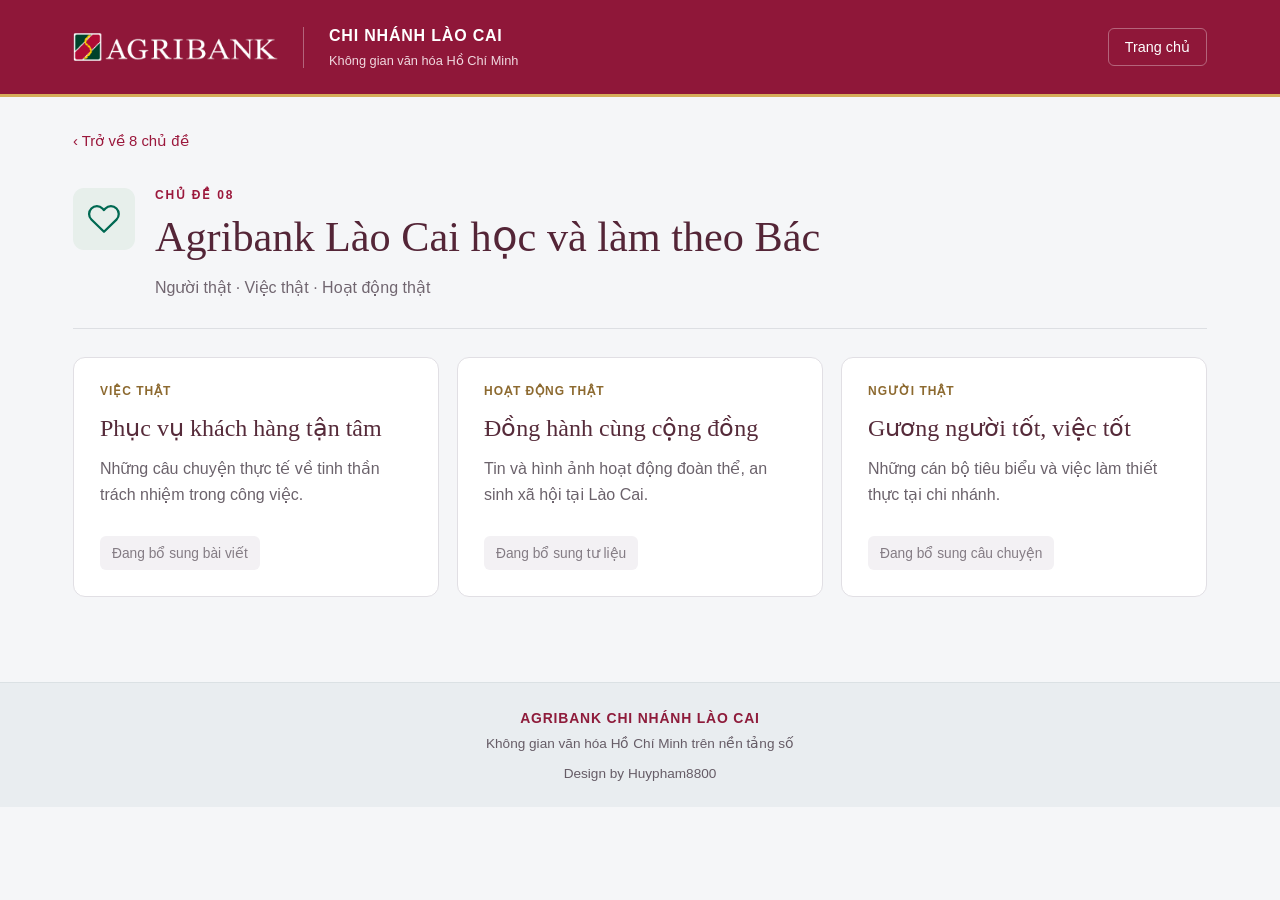
<file: agribank.html>
<!doctype html><html lang="vi"><head><meta charset="utf-8"><meta name="viewport" content="width=device-width,initial-scale=1"><meta name="theme-color" content="#9b183c"><title>Agribank Lào Cai học và làm theo Bác | Agribank Lào Cai</title><meta name="description" content="Không gian văn hóa Hồ Chí Minh – Agribank Chi nhánh Lào Cai"><link rel="icon" href="[data-uri]"><link rel="stylesheet" href="style.css"></head><body><header><div class="shell brandbar"><a href="index.html" class="brand" aria-label="Trang chủ Agribank Lào Cai"><img src="[data-uri]" alt="Agribank"><span>CHI NHÁNH LÀO CAI<small>Không gian văn hóa Hồ Chí Minh</small></span></a><a class="home-link" href="index.html">Trang chủ</a></div></header><main class="shell detail"><a class="back" href="index.html">‹ Trở về 8 chủ đề</a><div class="topic-heading"><span class="topic-icon"><svg viewBox="0 0 24 24" fill="none" stroke="currentColor" stroke-width="1.6" stroke-linecap="round" stroke-linejoin="round" aria-hidden="true"><path d="M20.8 4.6a5.5 5.5 0 0 0-7.8 0L12 5.7l-1.1-1.1a5.5 5.5 0 0 0-7.8 7.8L12 21l8.8-8.6a5.5 5.5 0 0 0 0-7.8"/></svg></span><div><span class="eyebrow">CHỦ ĐỀ 08</span><h1>Agribank Lào Cai học và làm theo Bác</h1><p>Người thật · Việc thật · Hoạt động thật</p></div></div><div class="topic-content"><div class="cards"><article class="card"><span class="type">Việc thật</span><h3>Phục vụ khách hàng tận tâm</h3><p>Những câu chuyện thực tế về tinh thần trách nhiệm trong công việc.</p><span class="pending">Đang bổ sung bài viết</span></article><article class="card"><span class="type">Hoạt động thật</span><h3>Đồng hành cùng cộng đồng</h3><p>Tin và hình ảnh hoạt động đoàn thể, an sinh xã hội tại Lào Cai.</p><span class="pending">Đang bổ sung tư liệu</span></article><article class="card"><span class="type">Người thật</span><h3>Gương người tốt, việc tốt</h3><p>Những cán bộ tiêu biểu và việc làm thiết thực tại chi nhánh.</p><span class="pending">Đang bổ sung câu chuyện</span></article></div></div></main><footer><div class="shell"><strong>AGRIBANK CHI NHÁNH LÀO CAI</strong><p>Không gian văn hóa Hồ Chí Minh trên nền tảng số</p><p class="design-credit">Design by Huypham8800</p></div></footer></body></html>
</file>
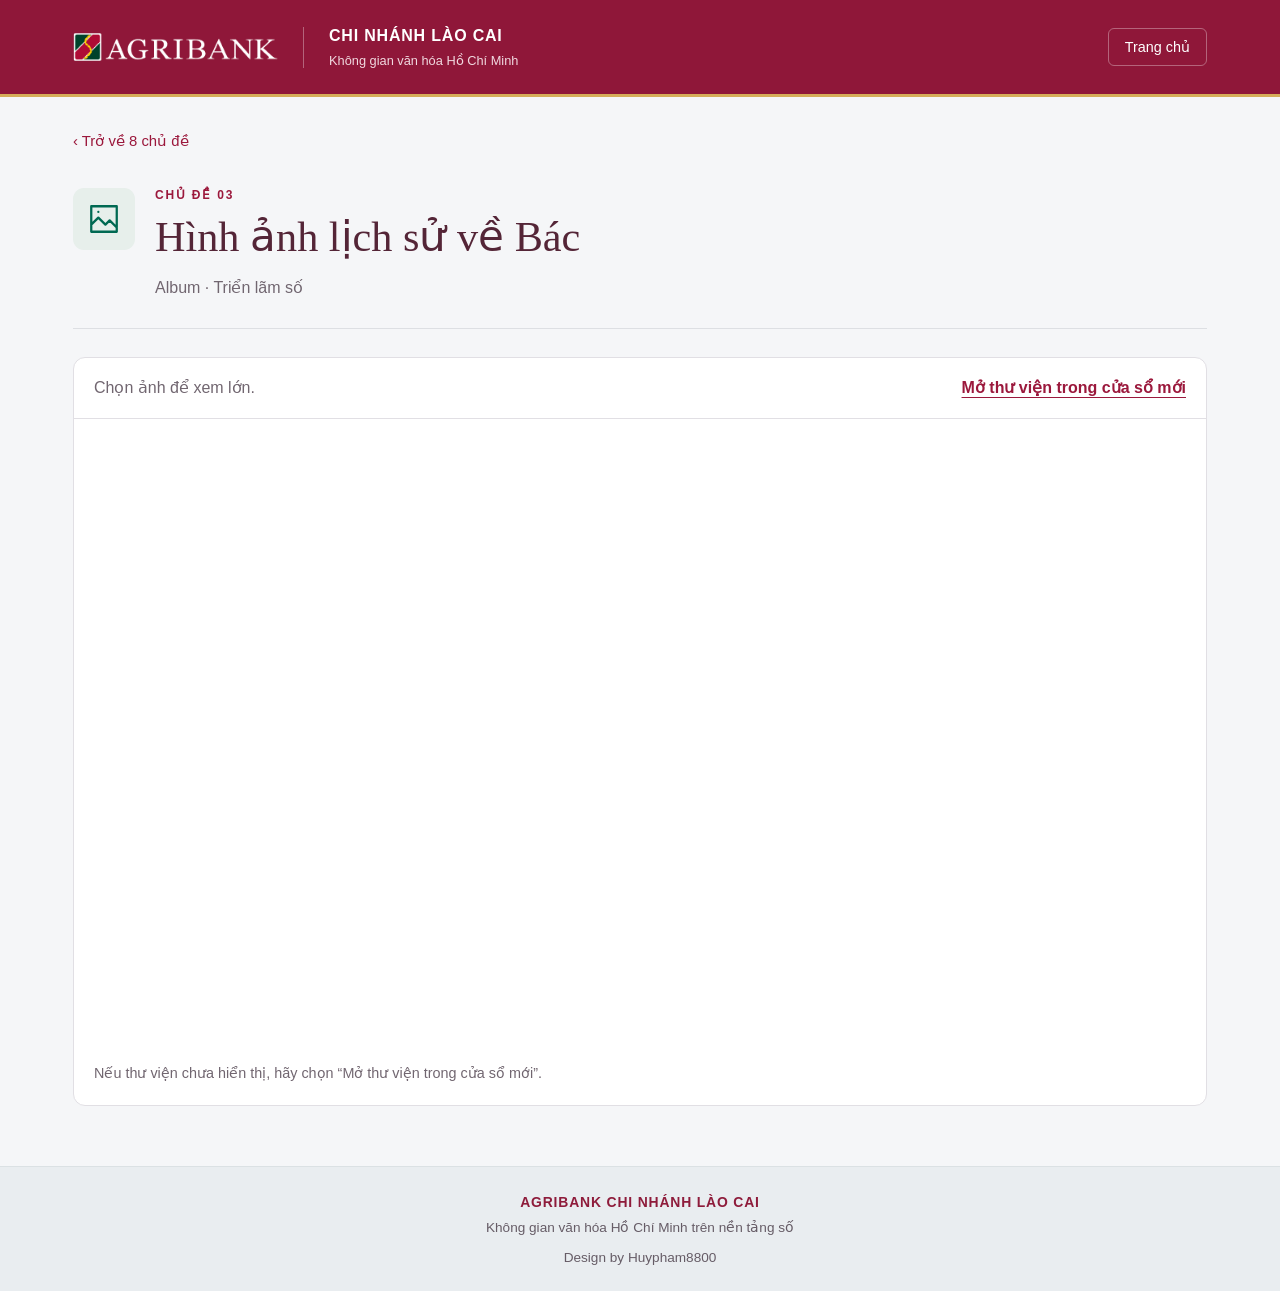
<file: hinh-anh.html>
<!doctype html><html lang="vi"><head><meta charset="utf-8"><meta name="viewport" content="width=device-width,initial-scale=1"><meta name="theme-color" content="#9b183c"><title>Hình ảnh lịch sử về Bác | Agribank Lào Cai</title><meta name="description" content="Không gian văn hóa Hồ Chí Minh – Agribank Chi nhánh Lào Cai"><link rel="icon" href="[data-uri]"><link rel="stylesheet" href="style.css"></head><body><header><div class="shell brandbar"><a href="index.html" class="brand" aria-label="Trang chủ Agribank Lào Cai"><img src="[data-uri]" alt="Agribank"><span>CHI NHÁNH LÀO CAI<small>Không gian văn hóa Hồ Chí Minh</small></span></a><a class="home-link" href="index.html">Trang chủ</a></div></header><main class="shell detail"><a class="back" href="index.html">‹ Trở về 8 chủ đề</a><div class="topic-heading"><span class="topic-icon"><svg viewBox="0 0 24 24" fill="none" stroke="currentColor" stroke-width="1.6" stroke-linecap="round" stroke-linejoin="round" aria-hidden="true"><path d="M3 3h18v18H3z M3 16l5-5 5 5 3-3 5 5 M8 7h.01"/></svg></span><div><span class="eyebrow">CHỦ ĐỀ 03</span><h1>Hình ảnh lịch sử về Bác</h1><p>Album · Triển lãm số</p></div></div><div class="topic-content"><section class="drive-library" aria-label="Hình ảnh lịch sử về Bác"><div class="drive-toolbar"><p>Chọn ảnh để xem lớn.</p><a href="https://drive.google.com/drive/folders/1wEp3N-6nSTZ8neH_YD-6wLizJUbjHRg8" target="_blank" rel="noopener noreferrer">Mở thư viện trong cửa sổ mới</a></div><iframe class="drive-frame" src="https://drive.google.com/embeddedfolderview?id=1wEp3N-6nSTZ8neH_YD-6wLizJUbjHRg8#grid" title="Hình ảnh lịch sử về Bác" loading="lazy" referrerpolicy="strict-origin-when-cross-origin" allowfullscreen></iframe><p class="drive-help">Nếu thư viện chưa hiển thị, hãy chọn “Mở thư viện trong cửa sổ mới”.</p></section></div></main><footer><div class="shell"><strong>AGRIBANK CHI NHÁNH LÀO CAI</strong><p>Không gian văn hóa Hồ Chí Minh trên nền tảng số</p><p class="design-credit">Design by Huypham8800</p></div></footer></body></html>
</file>
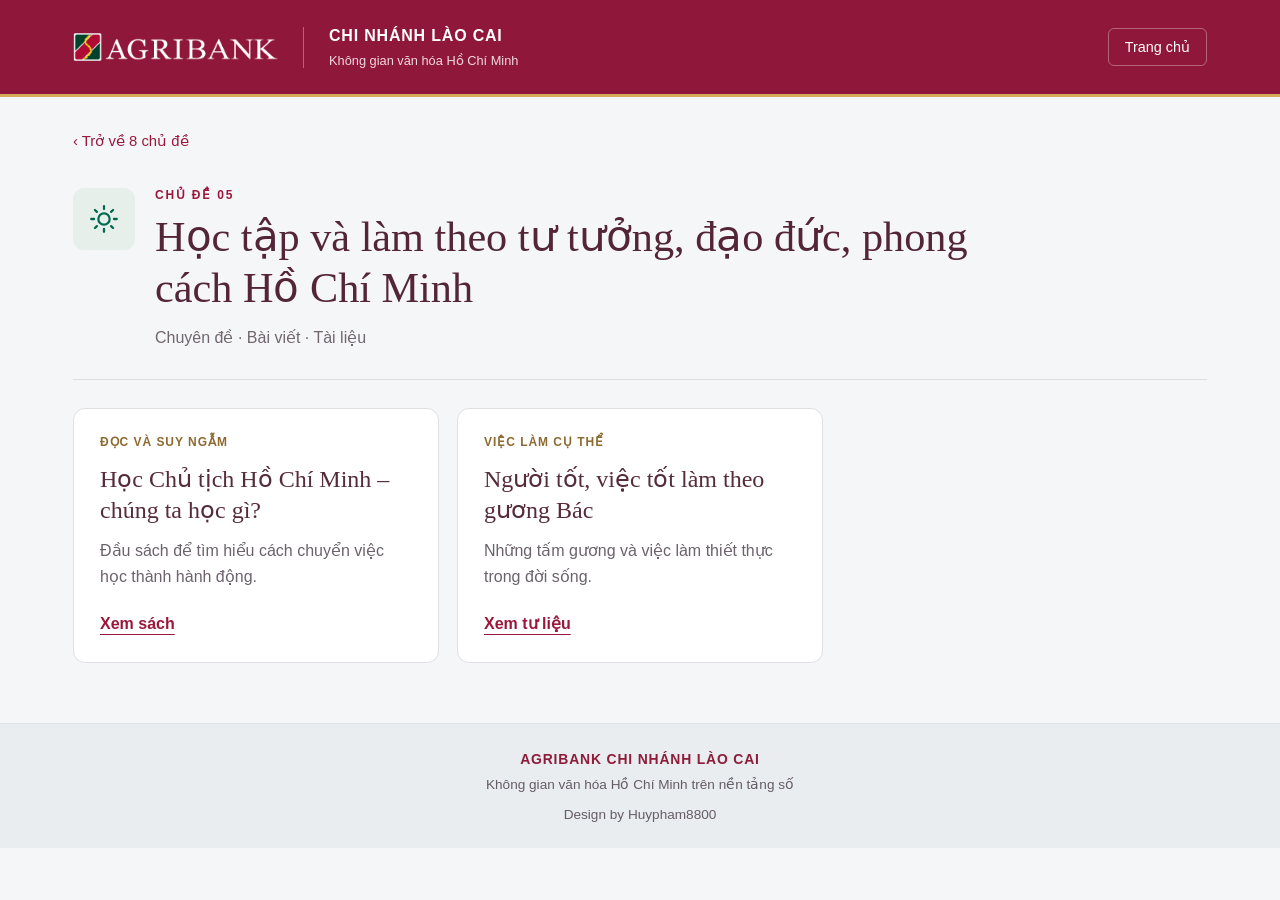
<file: hoc-tap.html>
<!doctype html><html lang="vi"><head><meta charset="utf-8"><meta name="viewport" content="width=device-width,initial-scale=1"><meta name="theme-color" content="#9b183c"><title>Học tập và làm theo tư tưởng, đạo đức, phong cách Hồ Chí Minh | Agribank Lào Cai</title><meta name="description" content="Không gian văn hóa Hồ Chí Minh – Agribank Chi nhánh Lào Cai"><link rel="icon" href="[data-uri]"><link rel="stylesheet" href="style.css"></head><body><header><div class="shell brandbar"><a href="index.html" class="brand" aria-label="Trang chủ Agribank Lào Cai"><img src="[data-uri]" alt="Agribank"><span>CHI NHÁNH LÀO CAI<small>Không gian văn hóa Hồ Chí Minh</small></span></a><a class="home-link" href="index.html">Trang chủ</a></div></header><main class="shell detail"><a class="back" href="index.html">‹ Trở về 8 chủ đề</a><div class="topic-heading"><span class="topic-icon"><svg viewBox="0 0 24 24" fill="none" stroke="currentColor" stroke-width="1.6" stroke-linecap="round" stroke-linejoin="round" aria-hidden="true"><path d="M12 3v2m0 14v2M3 12h2m14 0h2M5.6 5.6L7 7m10 10 1.4 1.4M5.6 18.4 7 17M17 7l1.4-1.4 M16 12a4 4 0 1 1-8 0 4 4 0 0 1 8 0"/></svg></span><div><span class="eyebrow">CHỦ ĐỀ 05</span><h1>Học tập và làm theo tư tưởng, đạo đức, phong cách Hồ Chí Minh</h1><p>Chuyên đề · Bài viết · Tài liệu</p></div></div><div class="topic-content"><div class="cards"><article class="card"><span class="type">Đọc và suy ngẫm</span><h3>Học Chủ tịch Hồ Chí Minh – chúng ta học gì?</h3><p>Đầu sách để tìm hiểu cách chuyển việc học thành hành động.</p><a href="https://hochiminh.vn/book/tac-pham-ve-ho-chi-minh/tac-pham-trong-nuoc/hoc-chu-tich-ho-chi-minh-chung-ta-hoc-gi-299" target="_blank" rel="noopener noreferrer">Xem sách</a></article><article class="card"><span class="type">Việc làm cụ thể</span><h3>Người tốt, việc tốt làm theo gương Bác</h3><p>Những tấm gương và việc làm thiết thực trong đời sống.</p><a href="https://hochiminh.vn/book/tac-pham-ve-ho-chi-minh/tac-pham-trong-nuoc/nguoi-tot-viec-tot-lam-theo-guong-bac-416" target="_blank" rel="noopener noreferrer">Xem tư liệu</a></article></div></div></main><footer><div class="shell"><strong>AGRIBANK CHI NHÁNH LÀO CAI</strong><p>Không gian văn hóa Hồ Chí Minh trên nền tảng số</p><p class="design-credit">Design by Huypham8800</p></div></footer></body></html>
</file>
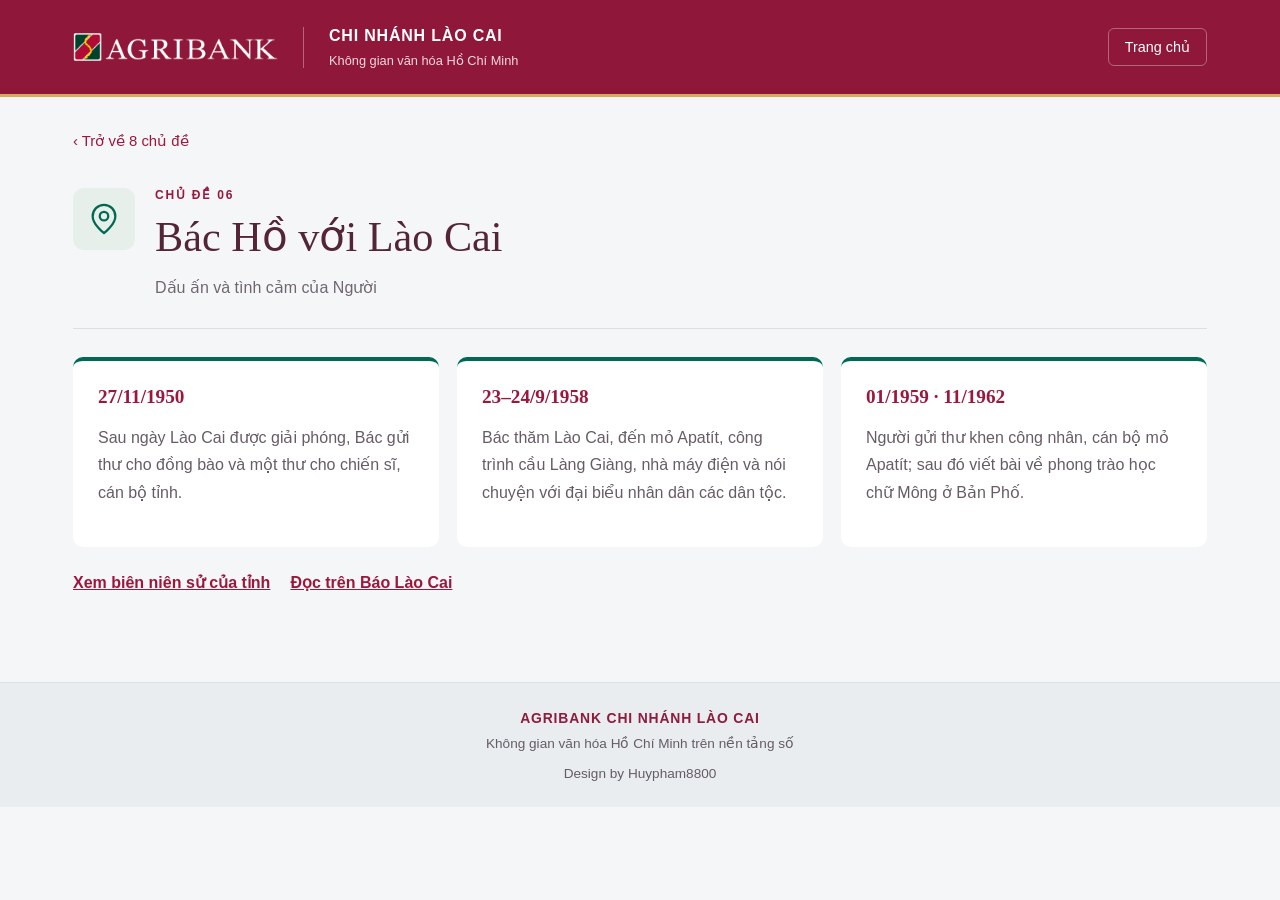
<file: lao-cai.html>
<!doctype html><html lang="vi"><head><meta charset="utf-8"><meta name="viewport" content="width=device-width,initial-scale=1"><meta name="theme-color" content="#9b183c"><title>Bác Hồ với Lào Cai | Agribank Lào Cai</title><meta name="description" content="Không gian văn hóa Hồ Chí Minh – Agribank Chi nhánh Lào Cai"><link rel="icon" href="[data-uri]"><link rel="stylesheet" href="style.css"></head><body><header><div class="shell brandbar"><a href="index.html" class="brand" aria-label="Trang chủ Agribank Lào Cai"><img src="[data-uri]" alt="Agribank"><span>CHI NHÁNH LÀO CAI<small>Không gian văn hóa Hồ Chí Minh</small></span></a><a class="home-link" href="index.html">Trang chủ</a></div></header><main class="shell detail"><a class="back" href="index.html">‹ Trở về 8 chủ đề</a><div class="topic-heading"><span class="topic-icon"><svg viewBox="0 0 24 24" fill="none" stroke="currentColor" stroke-width="1.6" stroke-linecap="round" stroke-linejoin="round" aria-hidden="true"><path d="M20 10c0 6-8 12-8 12S4 16 4 10a8 8 0 1 1 16 0 M15 10a3 3 0 1 1-6 0 3 3 0 0 1 6 0"/></svg></span><div><span class="eyebrow">CHỦ ĐỀ 06</span><h1>Bác Hồ với Lào Cai</h1><p>Dấu ấn và tình cảm của Người</p></div></div><div class="topic-content"><div class="timeline"><div class="moment"><strong>27/11/1950</strong><p>Sau ngày Lào Cai được giải phóng, Bác gửi thư cho đồng bào và một thư cho chiến sĩ, cán bộ tỉnh.</p></div><div class="moment"><strong>23–24/9/1958</strong><p>Bác thăm Lào Cai, đến mỏ Apatít, công trình cầu Làng Giàng, nhà máy điện và nói chuyện với đại biểu nhân dân các dân tộc.</p></div><div class="moment"><strong>01/1959 · 11/1962</strong><p>Người gửi thư khen công nhân, cán bộ mỏ Apatít; sau đó viết bài về phong trào học chữ Mông ở Bản Phố.</p></div></div><div class="source-links"><a href="https://www.doingoailaocai.vn/vi/bai-viet/8652" target="_blank" rel="noopener noreferrer">Xem biên niên sử của tỉnh</a><a href="https://baolaocai.vn/nhan-dan-cac-dan-toc-lao-cai-trong-trai-tim-bac-ho-post230856.html" target="_blank" rel="noopener noreferrer">Đọc trên Báo Lào Cai</a></div></div></main><footer><div class="shell"><strong>AGRIBANK CHI NHÁNH LÀO CAI</strong><p>Không gian văn hóa Hồ Chí Minh trên nền tảng số</p><p class="design-credit">Design by Huypham8800</p></div></footer></body></html>
</file>
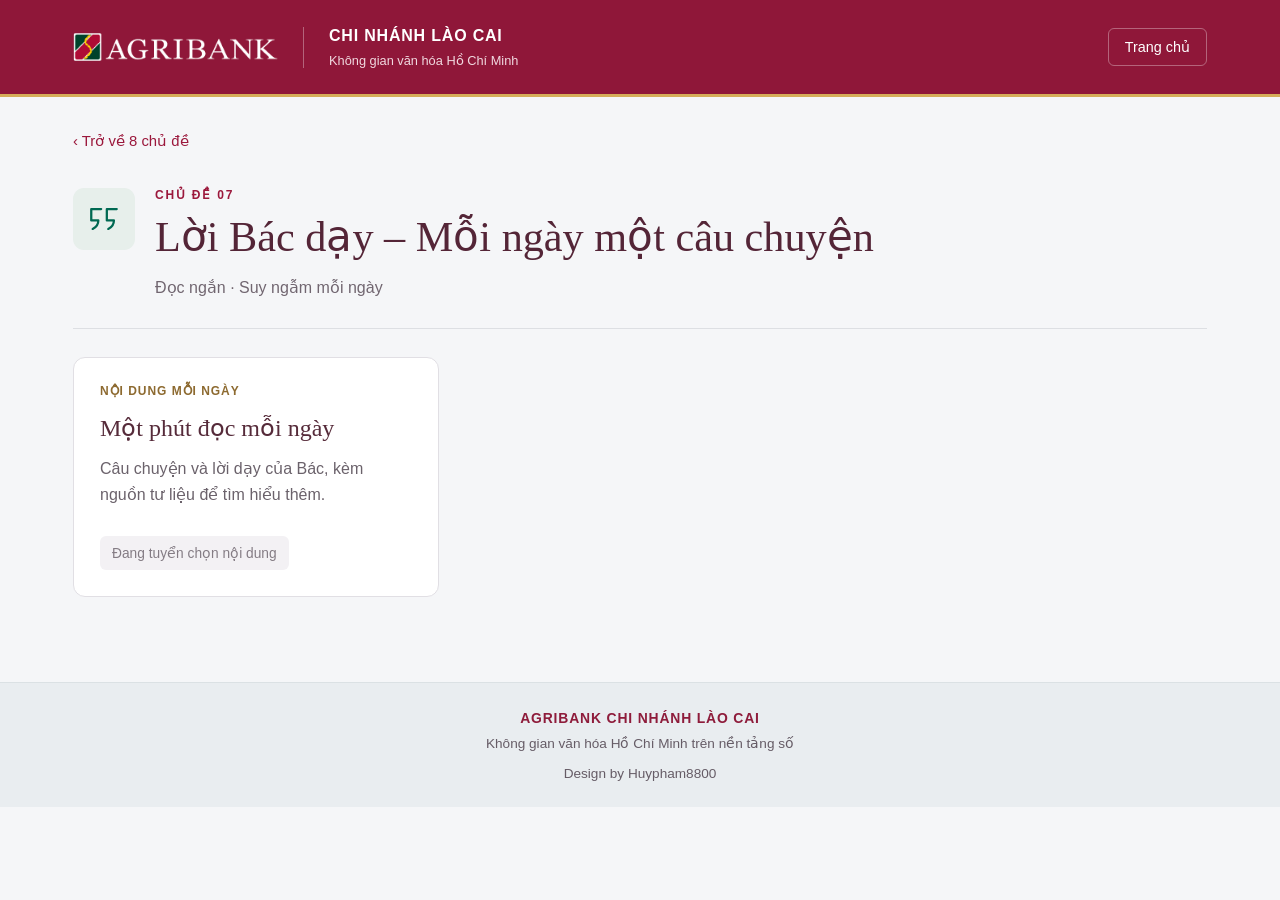
<file: loi-bac-day.html>
<!doctype html><html lang="vi"><head><meta charset="utf-8"><meta name="viewport" content="width=device-width,initial-scale=1"><meta name="theme-color" content="#9b183c"><title>Lời Bác dạy – Mỗi ngày một câu chuyện | Agribank Lào Cai</title><meta name="description" content="Không gian văn hóa Hồ Chí Minh – Agribank Chi nhánh Lào Cai"><link rel="icon" href="[data-uri]"><link rel="stylesheet" href="style.css"></head><body><header><div class="shell brandbar"><a href="index.html" class="brand" aria-label="Trang chủ Agribank Lào Cai"><img src="[data-uri]" alt="Agribank"><span>CHI NHÁNH LÀO CAI<small>Không gian văn hóa Hồ Chí Minh</small></span></a><a class="home-link" href="index.html">Trang chủ</a></div></header><main class="shell detail"><a class="back" href="index.html">‹ Trở về 8 chủ đề</a><div class="topic-heading"><span class="topic-icon"><svg viewBox="0 0 24 24" fill="none" stroke="currentColor" stroke-width="1.6" stroke-linecap="round" stroke-linejoin="round" aria-hidden="true"><path d="M10 5H3v8h5c0 3-2 5-4 6M21 5h-7v8h5c0 3-2 5-4 6"/></svg></span><div><span class="eyebrow">CHỦ ĐỀ 07</span><h1>Lời Bác dạy – Mỗi ngày một câu chuyện</h1><p>Đọc ngắn · Suy ngẫm mỗi ngày</p></div></div><div class="topic-content"><div class="cards"><article class="card"><span class="type">Nội dung mỗi ngày</span><h3>Một phút đọc mỗi ngày</h3><p>Câu chuyện và lời dạy của Bác, kèm nguồn tư liệu để tìm hiểu thêm.</p><span class="pending">Đang tuyển chọn nội dung</span></article></div></div></main><footer><div class="shell"><strong>AGRIBANK CHI NHÁNH LÀO CAI</strong><p>Không gian văn hóa Hồ Chí Minh trên nền tảng số</p><p class="design-credit">Design by Huypham8800</p></div></footer></body></html>
</file>
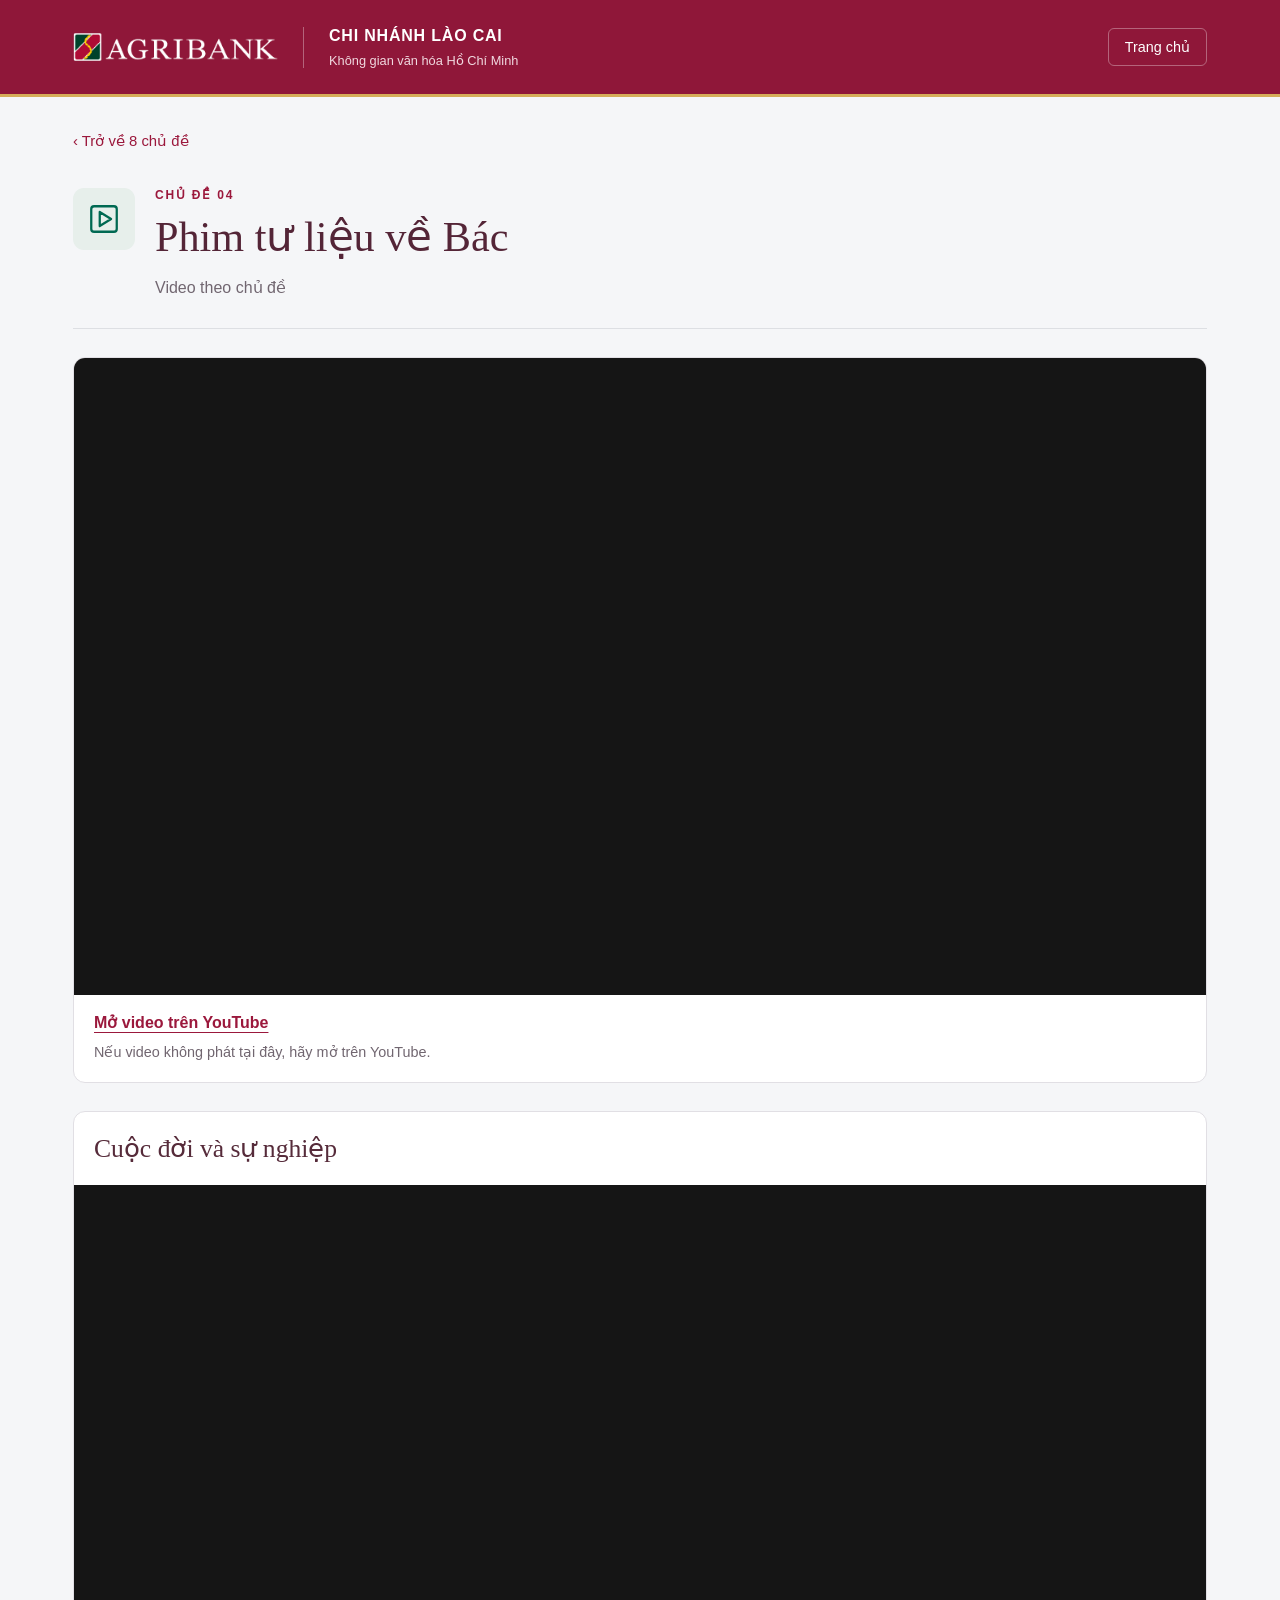
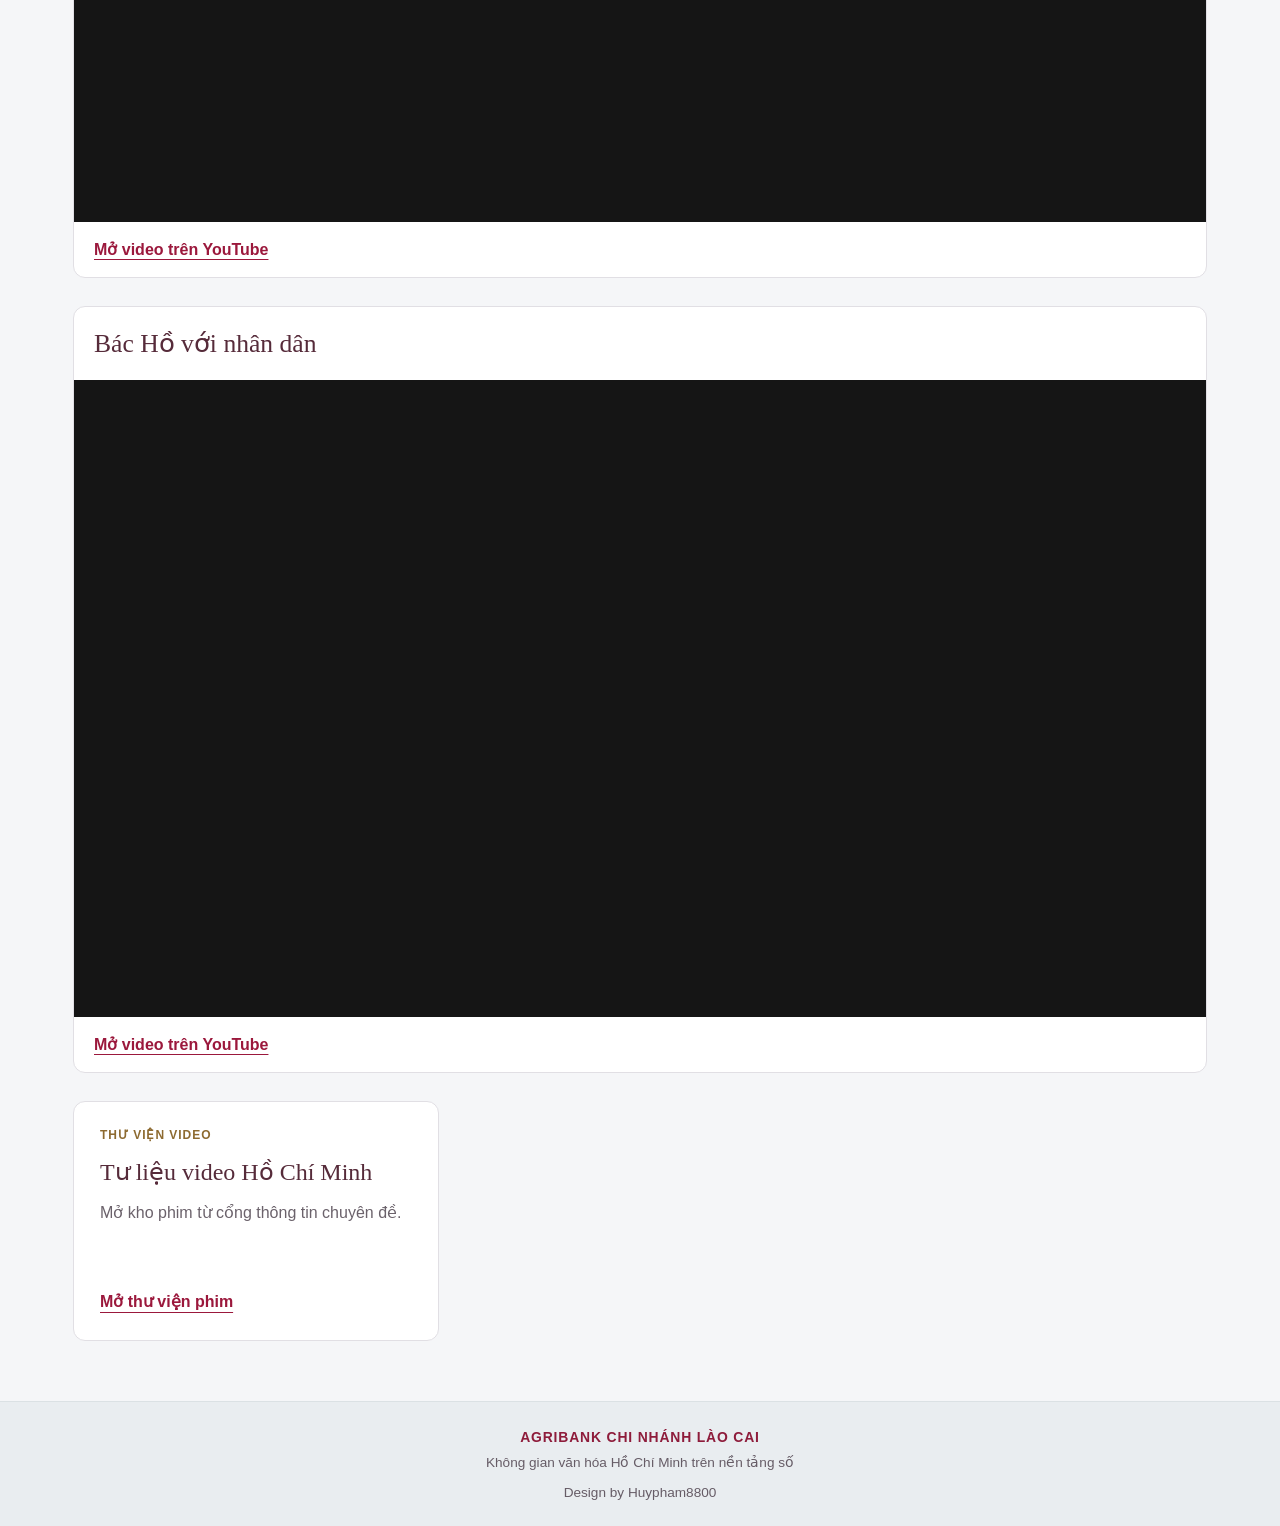
<file: phim.html>
<!doctype html><html lang="vi"><head><meta charset="utf-8"><meta name="viewport" content="width=device-width,initial-scale=1"><meta name="theme-color" content="#9b183c"><title>Phim tư liệu về Bác | Agribank Lào Cai</title><meta name="description" content="Không gian văn hóa Hồ Chí Minh – Agribank Chi nhánh Lào Cai"><link rel="icon" href="[data-uri]"><link rel="stylesheet" href="style.css"></head><body><header><div class="shell brandbar"><a href="index.html" class="brand" aria-label="Trang chủ Agribank Lào Cai"><img src="[data-uri]" alt="Agribank"><span>CHI NHÁNH LÀO CAI<small>Không gian văn hóa Hồ Chí Minh</small></span></a><a class="home-link" href="index.html">Trang chủ</a></div></header><main class="shell detail"><a class="back" href="index.html">‹ Trở về 8 chủ đề</a><div class="topic-heading"><span class="topic-icon"><svg viewBox="0 0 24 24" fill="none" stroke="currentColor" stroke-width="1.6" stroke-linecap="round" stroke-linejoin="round" aria-hidden="true"><path d="M5 3h14a2 2 0 0 1 2 2v14a2 2 0 0 1-2 2H5a2 2 0 0 1-2-2V5a2 2 0 0 1 2-2 M9 7l8 5-8 5z"/></svg></span><div><span class="eyebrow">CHỦ ĐỀ 04</span><h1>Phim tư liệu về Bác</h1><p>Video theo chủ đề</p></div></div><div class="topic-content"><section class="featured-film" aria-label="Video phim tư liệu về Bác"><div class="film-player"><iframe src="https://www.youtube-nocookie.com/embed/zBqBS9vMa8E" title="Phim tư liệu về Bác" allow="accelerometer; autoplay; clipboard-write; encrypted-media; gyroscope; picture-in-picture; web-share" referrerpolicy="strict-origin-when-cross-origin" allowfullscreen></iframe></div><div class="film-actions"><a href="https://youtu.be/zBqBS9vMa8E" target="_blank" rel="noopener noreferrer">Mở video trên YouTube</a><p>Nếu video không phát tại đây, hãy mở trên YouTube.</p></div></section><section class="featured-film" aria-label="Cuộc đời và sự nghiệp"><h2 class="film-heading">Cuộc đời và sự nghiệp</h2><div class="film-player"><iframe src="https://www.youtube-nocookie.com/embed/-s_XscJVB4Y" title="Cuộc đời và sự nghiệp" loading="lazy" allow="accelerometer; autoplay; clipboard-write; encrypted-media; gyroscope; picture-in-picture; web-share" referrerpolicy="strict-origin-when-cross-origin" allowfullscreen></iframe></div><div class="film-actions"><a href="https://youtu.be/-s_XscJVB4Y" target="_blank" rel="noopener noreferrer">Mở video trên YouTube</a></div></section><section class="featured-film" aria-label="Bác Hồ với nhân dân"><h2 class="film-heading">Bác Hồ với nhân dân</h2><div class="film-player"><iframe src="https://www.youtube-nocookie.com/embed/Q20QOSJkPHQ" title="Bác Hồ với nhân dân" loading="lazy" allow="accelerometer; autoplay; clipboard-write; encrypted-media; gyroscope; picture-in-picture; web-share" referrerpolicy="strict-origin-when-cross-origin" allowfullscreen></iframe></div><div class="film-actions"><a href="https://youtu.be/Q20QOSJkPHQ" target="_blank" rel="noopener noreferrer">Mở video trên YouTube</a></div></section><div class="cards"><article class="card"><span class="type">Thư viện video</span><h3>Tư liệu video Hồ Chí Minh</h3><p>Mở kho phim từ cổng thông tin chuyên đề.</p><a href="https://hochiminh.vn/tu-lieu-video" target="_blank" rel="noopener noreferrer">Mở thư viện phim</a></article></div></div></main><footer><div class="shell"><strong>AGRIBANK CHI NHÁNH LÀO CAI</strong><p>Không gian văn hóa Hồ Chí Minh trên nền tảng số</p><p class="design-credit">Design by Huypham8800</p></div></footer></body></html>
</file>
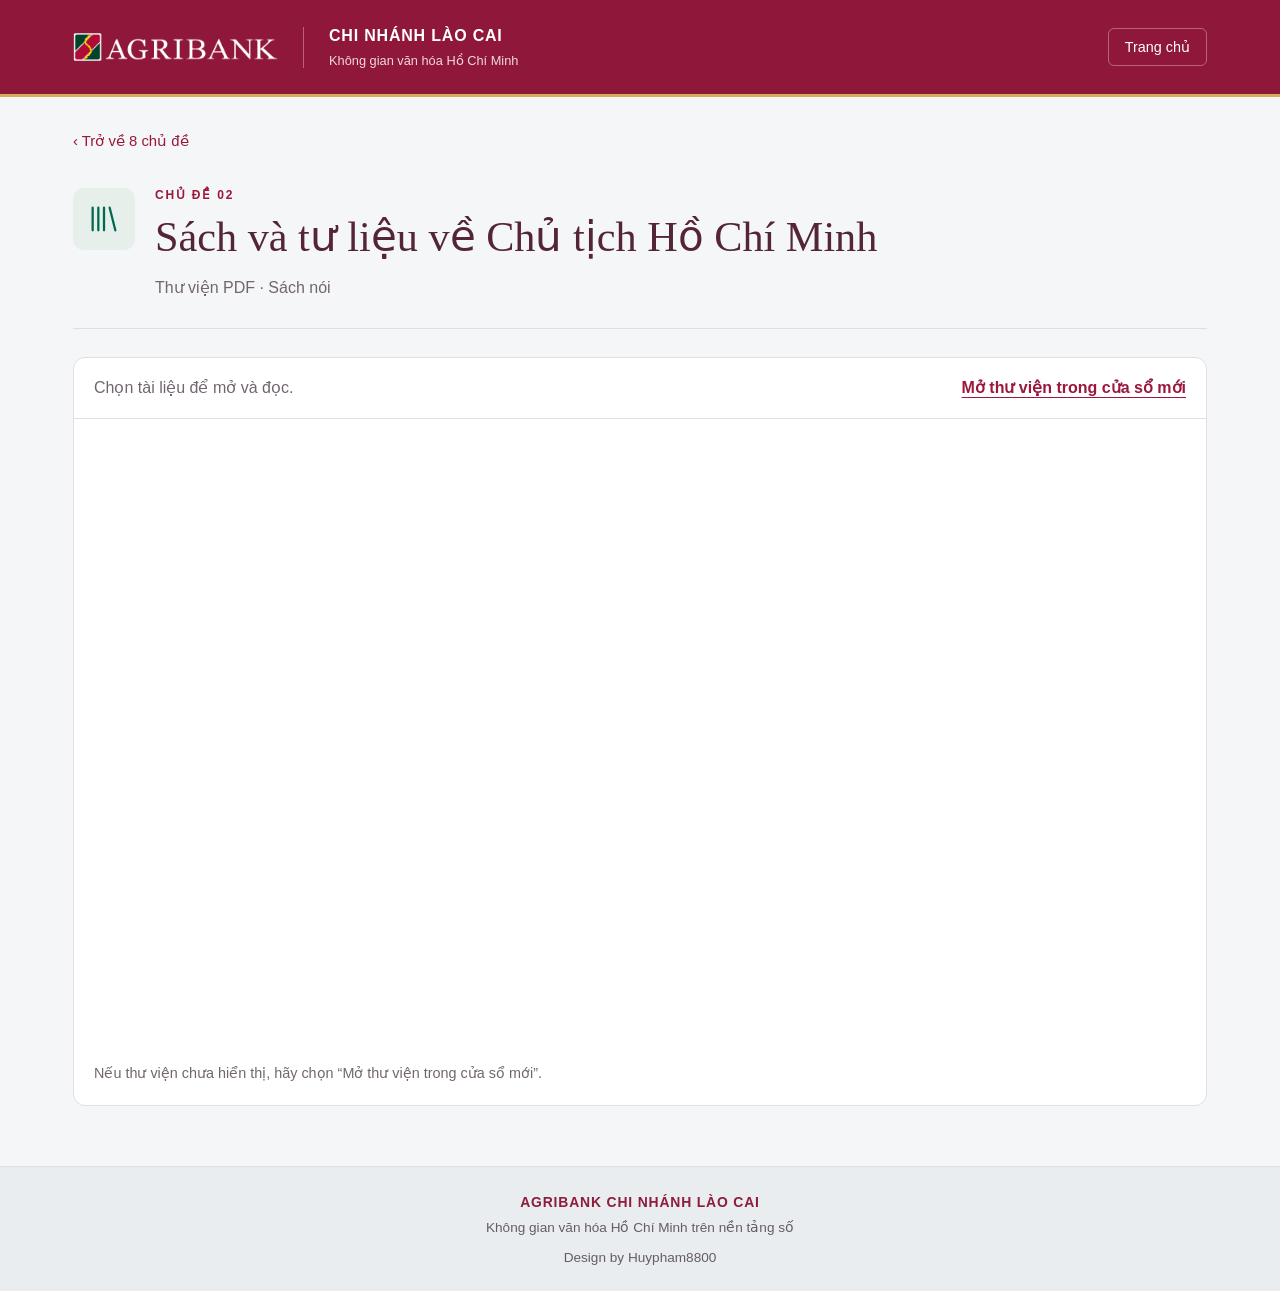
<file: sach.html>
<!doctype html><html lang="vi"><head><meta charset="utf-8"><meta name="viewport" content="width=device-width,initial-scale=1"><meta name="theme-color" content="#9b183c"><title>Sách và tư liệu về Chủ tịch Hồ Chí Minh | Agribank Lào Cai</title><meta name="description" content="Không gian văn hóa Hồ Chí Minh – Agribank Chi nhánh Lào Cai"><link rel="icon" href="[data-uri]"><link rel="stylesheet" href="style.css"></head><body><header><div class="shell brandbar"><a href="index.html" class="brand" aria-label="Trang chủ Agribank Lào Cai"><img src="[data-uri]" alt="Agribank"><span>CHI NHÁNH LÀO CAI<small>Không gian văn hóa Hồ Chí Minh</small></span></a><a class="home-link" href="index.html">Trang chủ</a></div></header><main class="shell detail"><a class="back" href="index.html">‹ Trở về 8 chủ đề</a><div class="topic-heading"><span class="topic-icon"><svg viewBox="0 0 24 24" fill="none" stroke="currentColor" stroke-width="1.6" stroke-linecap="round" stroke-linejoin="round" aria-hidden="true"><path d="M4 4v16M8 4v16M12 4v16M16 4l4 16"/></svg></span><div><span class="eyebrow">CHỦ ĐỀ 02</span><h1>Sách và tư liệu về Chủ tịch Hồ Chí Minh</h1><p>Thư viện PDF · Sách nói</p></div></div><div class="topic-content"><section class="drive-library" aria-label="Sách và tư liệu về Bác"><div class="drive-toolbar"><p>Chọn tài liệu để mở và đọc.</p><a href="https://drive.google.com/drive/folders/1p1gj0BsFYt_jbymzb3XIlEVAXp4TcO2m" target="_blank" rel="noopener noreferrer">Mở thư viện trong cửa sổ mới</a></div><iframe class="drive-frame" src="https://drive.google.com/embeddedfolderview?id=1p1gj0BsFYt_jbymzb3XIlEVAXp4TcO2m#grid" title="Sách và tư liệu về Bác" loading="lazy" referrerpolicy="strict-origin-when-cross-origin" allowfullscreen></iframe><p class="drive-help">Nếu thư viện chưa hiển thị, hãy chọn “Mở thư viện trong cửa sổ mới”.</p></section></div></main><footer><div class="shell"><strong>AGRIBANK CHI NHÁNH LÀO CAI</strong><p>Không gian văn hóa Hồ Chí Minh trên nền tảng số</p><p class="design-credit">Design by Huypham8800</p></div></footer></body></html>
</file>
<file: style.css>
:root{font-family:Arial,Helvetica,sans-serif;color:#2b2630;background:#f5f6f8;font-size:16px;--wine:#9b183c;--green:#006952;--gold:#d5ad59}*{box-sizing:border-box}body{margin:0}a{color:inherit}a:focus-visible{outline:3px solid #d5ad59;outline-offset:4px}img{max-width:100%}.shell{max-width:1190px;padding:0 28px;margin:auto}header{background:#8f1739;color:white;border-bottom:3px solid #d5ad59}.brandbar{min-height:94px;display:flex;align-items:center;justify-content:space-between;gap:22px}.brand{display:flex;align-items:center;gap:25px;text-decoration:none}.brand img{width:205px;height:61px;object-fit:contain}.brand>span{border-left:1px solid #ffffff55;padding-left:25px;font-size:1rem;font-weight:700;letter-spacing:.05em}.brand small{display:block;font-size:.8rem;font-weight:400;letter-spacing:0;margin-top:8px;color:#f1d9e0}.home-link{text-decoration:none;padding:10px 16px;border:1px solid #ffffff55;border-radius:6px;font-size:.9rem}.hero{height:335px;position:relative;overflow:hidden;background:#123c33}.hero-photo{position:absolute;width:100%;height:100%;object-fit:cover;object-position:center 22%}.hero-shade{position:absolute;inset:0;background:linear-gradient(90deg,#153e37fa 0%,#163e37e0 37%,#103f3570 66%,#113e3415 100%)}.hero-content{position:relative;color:white;padding-top:46px}.eyebrow{display:block;font-size:.75rem;font-weight:750;letter-spacing:.15em;color:var(--wine)}.hero .eyebrow{color:#f1d78f}.hero h1{font-size:1.1rem;letter-spacing:.12em;line-height:1.6;margin:16px 0 12px;font-weight:500}.hero h1 em{font-family:Georgia,'Times New Roman',serif;font-size:4.7rem;font-style:normal;letter-spacing:-.025em;line-height:1.1}.hero p{font-size:1rem;line-height:1.7;color:#f2eee4;margin:15px 0}.topics{padding-top:32px;padding-bottom:44px}.topics-heading{display:flex;align-items:end;justify-content:space-between;gap:20px;margin-bottom:22px}.topics-heading h2{font:normal 2.1rem Georgia,serif;margin:8px 0 0;color:#333039}.topics-heading p{font-size:.9rem;color:#77727b;margin:0 0 4px}.topic-grid{display:grid;grid-template-columns:repeat(4,minmax(0,1fr));gap:16px}.topic-button{position:relative;text-decoration:none;background:white;border:1px solid #e5e5e9;border-bottom:4px solid var(--wine);border-radius:12px;min-height:245px;padding:21px;display:flex;flex-direction:column;box-shadow:0 6px 20px #34233b07;transition:transform .16s,box-shadow .16s}.topic-button:nth-child(2n){border-bottom-color:var(--green)}.topic-button:hover{transform:translateY(-4px);box-shadow:0 12px 24px #35243116}.tile-top{display:flex;align-items:center;justify-content:space-between}.icon,.topic-icon{width:44px;height:44px;background:#f7eaf0;color:var(--wine);display:grid;place-items:center;border-radius:11px}.icon svg,.topic-icon svg{width:26px;height:26px}.topic-button:nth-child(2n) .icon{background:#e8f4f0;color:var(--green)}.number{color:#a6a0a9;font-size:.86rem;font-weight:700}.topic-button h2{font-size:1.06rem;line-height:1.4;margin:17px 0 9px;font-weight:700}.topic-button p{font-size:.85rem;color:#79717b;line-height:1.5;margin:0 0 17px}.open-label{margin-top:auto;color:var(--wine);font-size:.85rem;font-weight:700}.topic-6{background:#08634f;color:white;border-color:#08634f!important}.topic-6 .icon{background:#ffffff22!important;color:#f3d287!important}.topic-6 .number,.topic-6 p{color:#d0e5db}.topic-6 .open-label{color:#f3d287}footer{background:#e9edf0;border-top:1px solid #dbe1e4;text-align:center;padding:26px 0;color:#665c66}footer strong{color:#8e1c3b;font-size:.87rem;letter-spacing:.06em}footer p{font-size:.85rem;margin:8px 0 0}.detail{min-height:65vh;padding-top:25px;padding-bottom:60px}.back{display:inline-block;font-size:.93rem;color:var(--wine);text-decoration:none;padding:10px 0}.topic-heading{display:flex;align-items:start;gap:20px;padding:28px 0;border-bottom:1px solid #dddfe3;margin-bottom:28px}.topic-icon{width:62px;height:62px;flex:none;background:#e7efeb;color:var(--green)}.topic-icon svg{width:34px;height:34px}.topic-heading h1{font:normal clamp(1.9rem,3.3vw,2.7rem)/1.2 Georgia,serif;margin:10px 0 12px;color:#542537;max-width:880px}.topic-heading p{color:#716670;line-height:1.6;margin:0}.cards{display:grid;grid-template-columns:repeat(3,minmax(0,1fr));gap:18px}.card{background:white;border:1px solid #e1dfe4;border-radius:12px;padding:26px;display:flex;flex-direction:column;min-height:240px}.type,.section-label{font-size:.75rem;color:#8d6a30;letter-spacing:.08em;text-transform:uppercase;font-weight:700}.card h3,.media-sample h3{font:normal 1.5rem/1.3 Georgia,serif;color:#562b3a;margin:15px 0 12px}.card p{line-height:1.6;color:#6b626b;margin:0 0 22px}.card a{color:var(--wine);font-weight:700;margin-top:auto;line-height:1.5;text-underline-offset:5px}.pending{font-size:.86rem;color:#847c84;background:#f3f1f4;padding:9px 12px;border-radius:6px;align-self:start;margin-top:auto}.media-sample{display:grid;grid-template-columns:1fr 1fr;background:white;border:1px solid #e2dfe5;border-radius:14px;overflow:hidden;gap:28px;align-items:center}.media-sample img{width:100%;height:400px;object-fit:cover;object-position:50% 20%}.media-sample>div{padding:24px}.media-sample p{line-height:1.7;color:#69606a}.media-sample a{color:var(--wine);font-weight:700}.timeline{display:grid;grid-template-columns:repeat(3,1fr);gap:18px}.moment{background:white;border-top:4px solid var(--green);border-radius:10px;padding:25px}.moment strong{color:var(--wine);font:700 1.2rem Georgia,serif}.moment p{line-height:1.7;color:#675c66}.source-links{display:flex;gap:20px;flex-wrap:wrap;margin:24px 0}.source-links a{color:var(--wine);font-weight:700;line-height:1.5}.note{padding:20px;line-height:1.7;background:#fff}
@media(max-width:950px){.topic-grid{grid-template-columns:repeat(2,minmax(0,1fr))}.topic-button{min-height:215px}.cards{grid-template-columns:repeat(2,1fr)}.brand>span{font-size:.83rem}.brand img{width:175px}}
@media(max-width:600px){.shell{padding-left:17px;padding-right:17px}.brandbar{min-height:84px}.brand{gap:13px}.brand img{width:130px;height:43px}.brand>span{padding-left:13px;font-size:.75rem;letter-spacing:0;line-height:1.4}.brand small{font-size:.72rem;margin-top:3px;max-width:160px}.home-link{display:none}.hero{height:266px}.hero-content{padding-top:31px}.hero .eyebrow{font-size:.65rem;letter-spacing:.12em}.hero h1{font-size:.88rem;letter-spacing:.08em;margin-top:15px}.hero h1 em{font-size:3.25rem}.hero p{font-size:.88rem;line-height:1.6}.hero-shade{background:linear-gradient(90deg,#153e37f2,#163e37cf 50%,#163e3770)}.hero-photo{object-position:center 45%}.topics{padding-top:25px;padding-bottom:30px}.topics-heading{display:block;margin-bottom:17px}.topics-heading h2{font-size:1.8rem}.topics-heading p{margin:9px 0 0;font-size:.85rem}.topic-grid{gap:11px}.topic-button{padding:15px 13px;min-height:238px;border-radius:10px}.topic-button h2{font-size:.94rem;line-height:1.4;margin:13px 0 9px}.topic-button p{font-size:.79rem;line-height:1.45;margin-bottom:12px}.icon{width:38px;height:38px;border-radius:9px}.icon svg{width:23px;height:23px}.number,.open-label{font-size:.78rem}.topic-heading{gap:13px;padding-top:20px}.topic-icon{width:43px;height:43px;border-radius:9px}.topic-icon svg{width:26px;height:26px}.topic-heading h1{font-size:1.8rem}.cards,.timeline,.media-sample{grid-template-columns:1fr}.card{min-height:0}.media-sample{gap:0}.media-sample img{height:290px}.detail{padding-bottom:35px}.eyebrow{font-size:.69rem}.source-links{display:grid;gap:13px}}
@media(prefers-reduced-motion:reduce){*{transition:none!important}}

.photo-credit{position:absolute;right:18px;bottom:10px;color:#fff;background:#163c35aa;border-radius:4px;padding:5px 8px;font-size:.75rem}@media(max-width:600px){.topic-button h2{font-size:1rem}.photo-credit{font-size:.7rem;right:12px;bottom:8px}}

.featured-film{margin-bottom:28px;background:white;border:1px solid #e1dfe4;border-radius:12px;overflow:hidden}.film-player{aspect-ratio:16/9;background:#151515}.film-player iframe{display:block;width:100%;height:100%;border:0}.film-actions{padding:18px 20px}.film-actions a{color:var(--wine);font-weight:700;text-underline-offset:4px}.film-actions p{font-size:.9rem;color:#716670;line-height:1.5;margin:10px 0 0}

.drive-library{background:white;border:1px solid #e1dfe4;border-radius:12px;overflow:hidden}.drive-toolbar{padding:18px 20px;display:flex;align-items:center;justify-content:space-between;gap:16px;flex-wrap:wrap}.drive-toolbar p{margin:0;color:#716670;line-height:1.5}.drive-toolbar a{color:var(--wine);font-weight:700;line-height:1.5;text-underline-offset:4px}.drive-frame{display:block;width:100%;height:70vh;min-height:460px;max-height:900px;border:0;border-top:1px solid #e1dfe4}.drive-help{padding:0 20px 6px;color:#716670;font-size:.9rem;line-height:1.5}

.film-heading{font:normal 1.6rem/1.3 Georgia,serif;color:#562b3a;margin:0;padding:20px}.design-credit{margin-top:15px;font-size:.85rem;color:#665c66}
</file>
